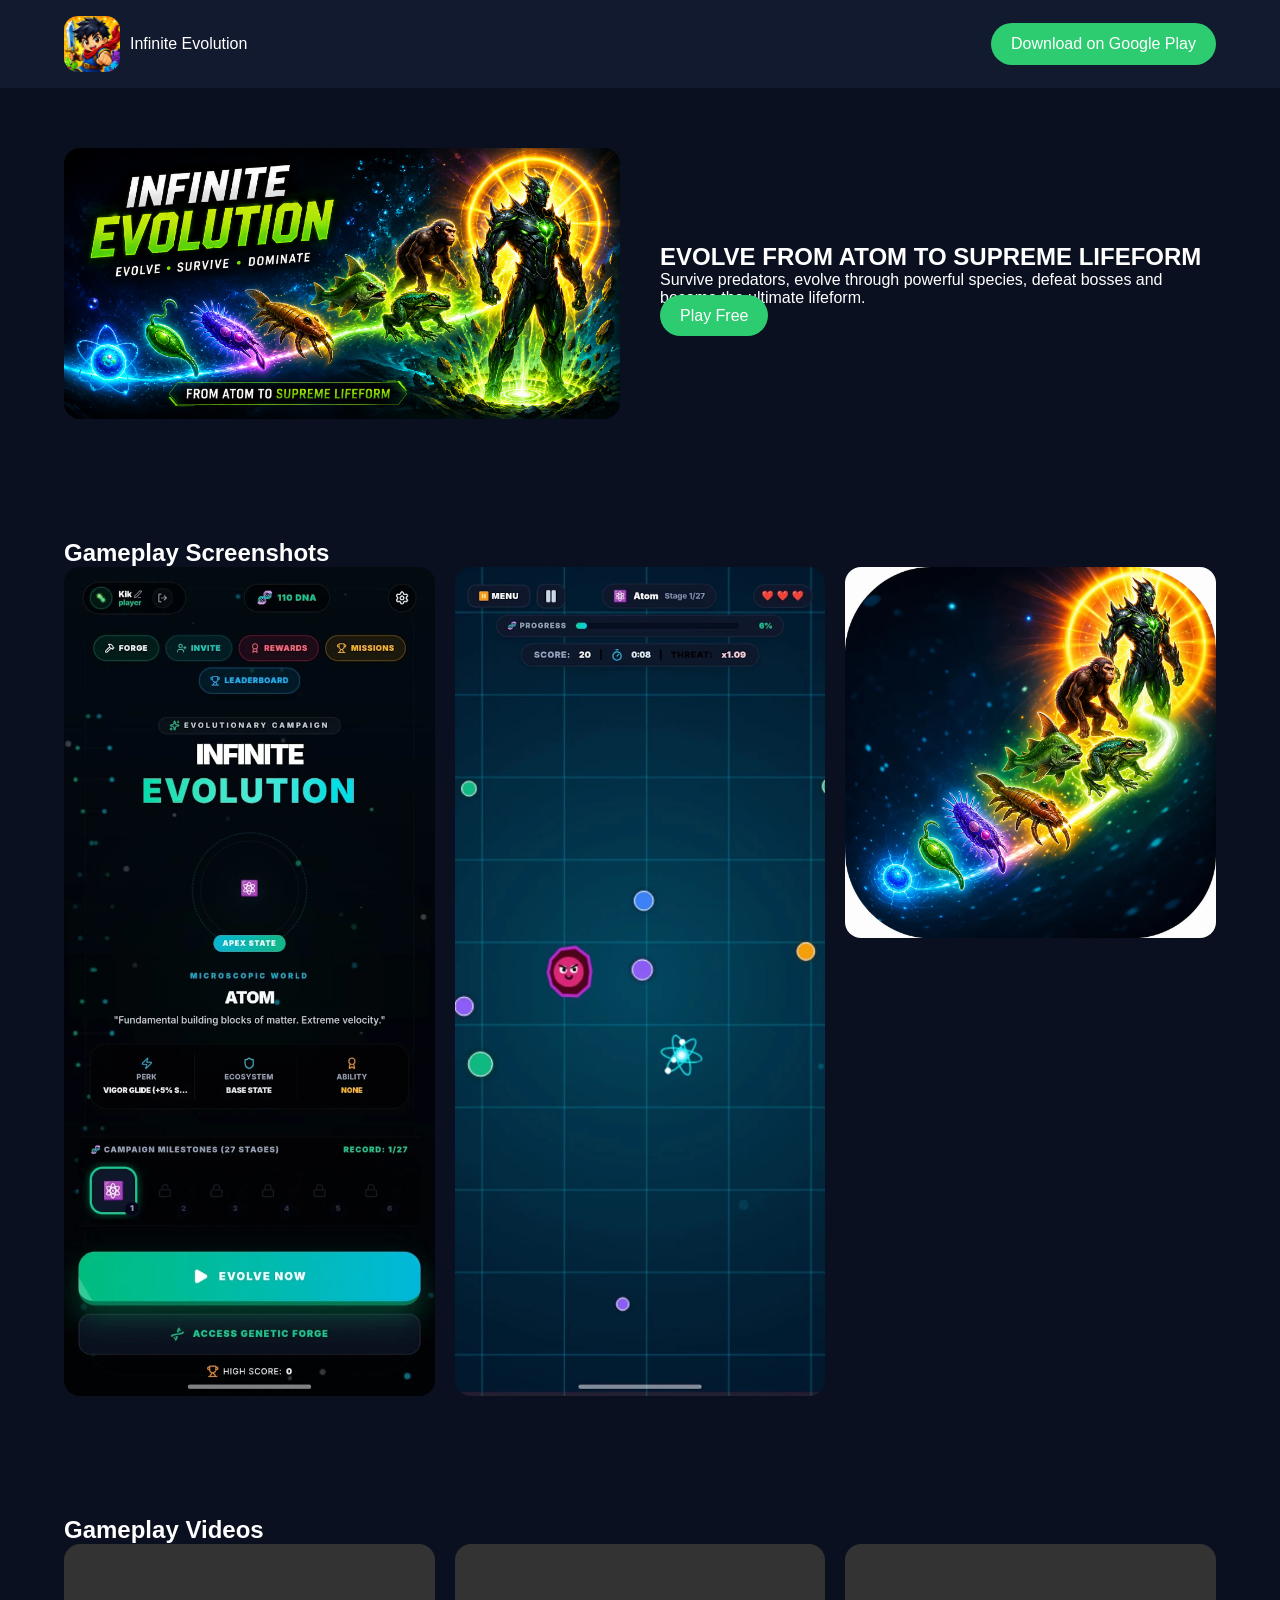
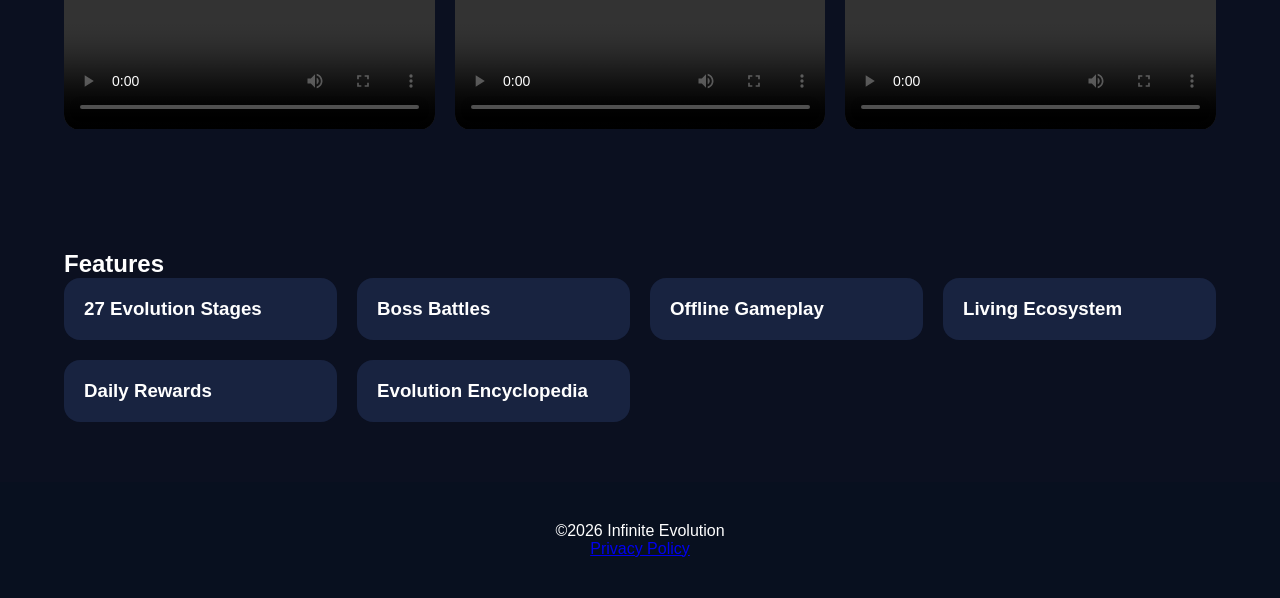
<file: index.html>
<!DOCTYPE html><html><head><meta charset='utf-8'><meta name='viewport' content='width=device-width,initial-scale=1'><title>Infinite Evolution</title><link rel='stylesheet' href='style.css'></head><body><header class='top'><div class='brand'><img src='assets/icon.jpeg'><span>Infinite Evolution</span></div><a class='btn' href='https://play.google.com/store/apps/details?id=com.infinite.evolution'>Download on Google Play</a></header><section class='hero'><img class='heroimg' src='assets/banner.jpeg'><div><h1>EVOLVE FROM ATOM TO SUPREME LIFEFORM</h1><p>Survive predators, evolve through powerful species, defeat bosses and become the ultimate lifeform.</p><a class='btn' href='https://play.google.com/store/apps/details?id=com.infinite.evolution'>Play Free</a></div></section><section class='section'><h2>Gameplay Screenshots</h2><div class='gallery'><img src='assets/gameplay1.jpeg'><img src='assets/gameplay2.jpeg'><img src='assets/artwork.jpeg'></div></section><section class='section'><h2>Gameplay Videos</h2><div class='videos'><video controls src='assets/videos/video1.mp4'></video><video controls src='assets/videos/video2.mp4'></video><video controls src='assets/videos/video3.mp4'></video></div></section><section class='section'><h2>Features</h2><div class='cards'><div class='card'><h3>27 Evolution Stages</h3></div><div class='card'><h3>Boss Battles</h3></div><div class='card'><h3>Offline Gameplay</h3></div><div class='card'><h3>Living Ecosystem</h3></div><div class='card'><h3>Daily Rewards</h3></div><div class='card'><h3>Evolution Encyclopedia</h3></div></div></section><footer><p>©2026 Infinite Evolution</p><a href='privacy.html'>Privacy Policy</a></footer><script src='script.js'></script></body></html>
</file>
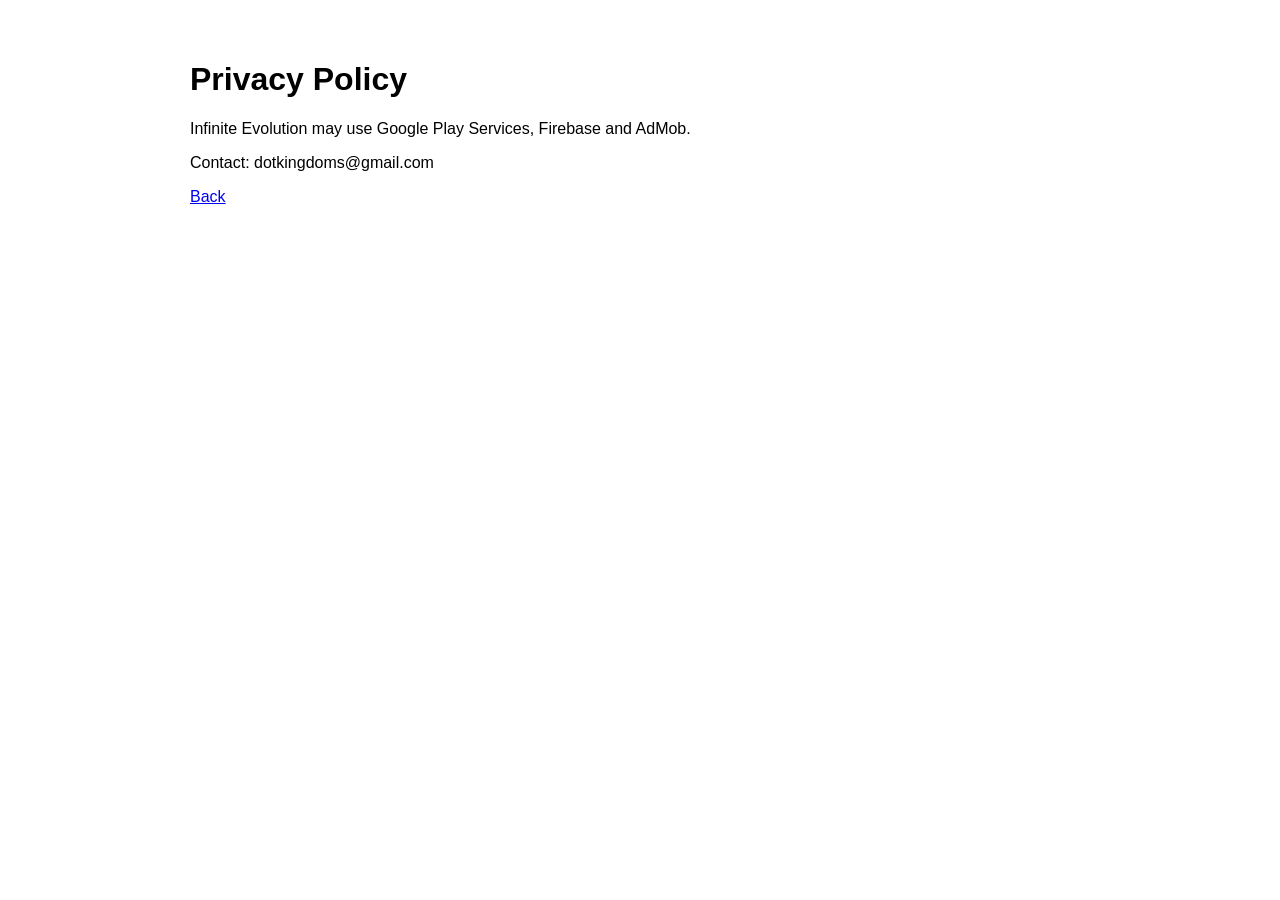
<file: privacy.html>
<!doctype html><html><body style='font-family:Arial;max-width:900px;margin:auto;padding:40px'><h1>Privacy Policy</h1><p>Infinite Evolution may use Google Play Services, Firebase and AdMob.</p><p>Contact: dotkingdoms@gmail.com</p><a href='index.html'>Back</a></body></html>
</file>
<file: style.css>
*{margin:0;padding:0;box-sizing:border-box;font-family:Arial,sans-serif}body{background:#0b1020;color:#fff}.top{position:sticky;top:0;background:#121a30;padding:16px 5%;display:flex;justify-content:space-between;align-items:center}.brand{display:flex;gap:10px;align-items:center}.brand img{width:56px;height:56px;border-radius:14px}.btn{background:#2ecc71;color:#fff;padding:12px 20px;border-radius:30px;text-decoration:none}.hero{display:grid;grid-template-columns:1fr 1fr;gap:40px;padding:60px 5%;align-items:center}.heroimg,.gallery img,video{width:100%;border-radius:16px}.section{padding:60px 5%}.gallery,.videos,.cards{display:grid;grid-template-columns:repeat(auto-fit,minmax(260px,1fr));gap:20px}.card{background:#182340;padding:20px;border-radius:16px}footer{text-align:center;padding:40px;background:#08101f}@media(max-width:800px){.hero{grid-template-columns:1fr}}
</file>
